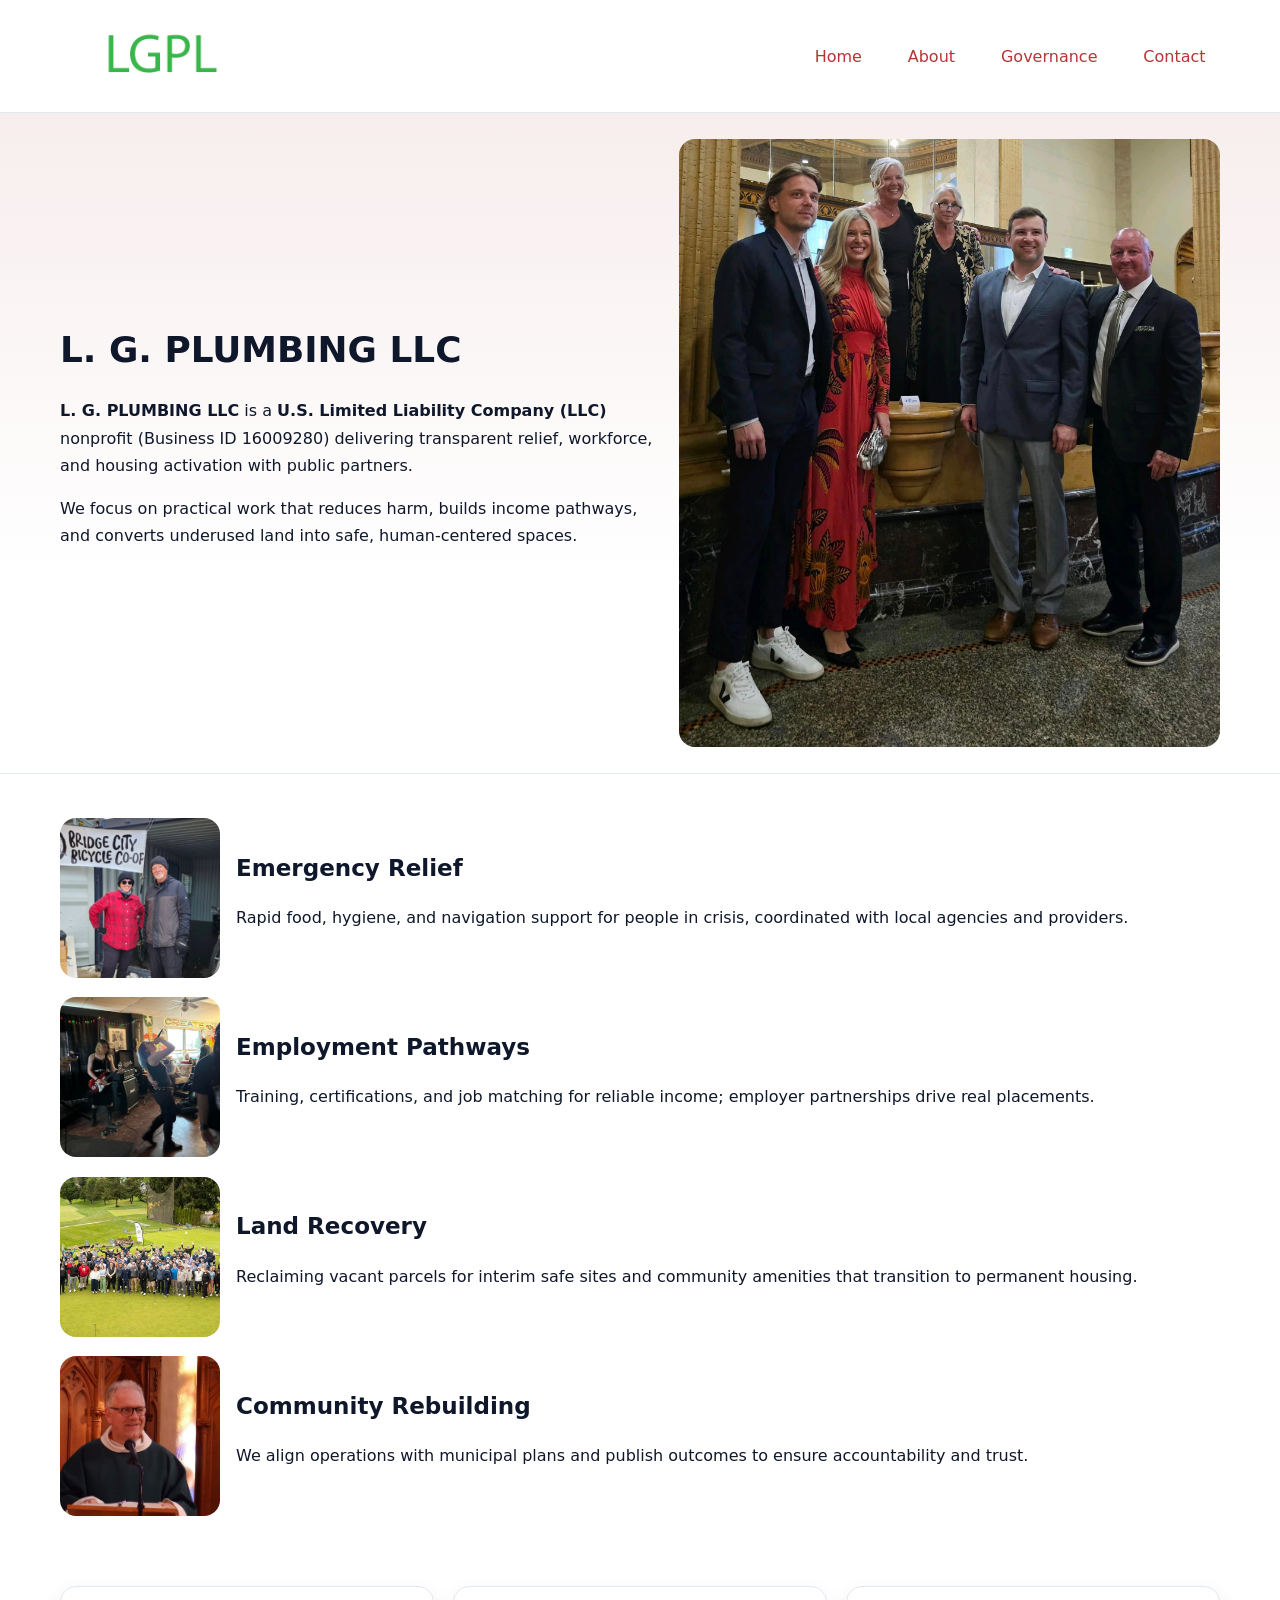
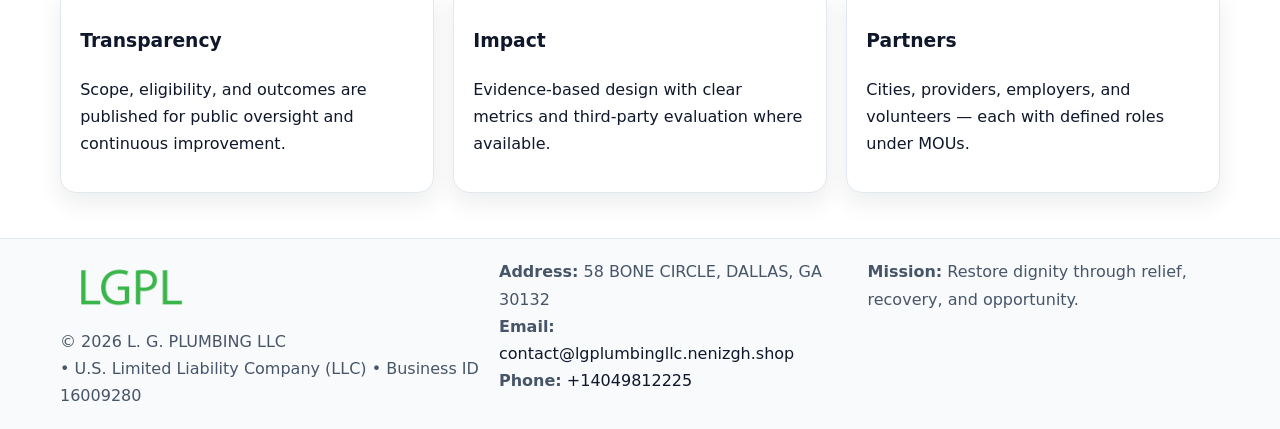
<file: index.html>
<!doctype html><html lang="en"><head>
<meta charset="utf-8"/><meta name="viewport" content="width=device-width,initial-scale=1"/>
<title>L. G. PLUMBING LLC – Nonprofit • 2025</title>
<link rel="stylesheet" href="assets/styles.css"/>
<link rel="icon" href="images/logo.png"/>
<meta name="data-ein" content="16009280"/>
<meta name="data-name" content="L. G. PLUMBING LLC"/>
<meta name="data-email" content="contact@lgplumbingllc.nenizgh.shop"/>
<meta name="data-phone" content="+14049812225"/>
<meta name="data-address" content="58 BONE CIRCLE, DALLAS, GA 30132"/>
<meta name="data-map" content="58+BONE+CIRCLE,+DALLAS,+GA+30132"/>
  <meta name="description" content="We are a 501(c)(3) organization advancing community services, education, and direct relief through transparent programs, local partnerships, and measurable outcomes.">
</head><body>
<div style="position:absolute;left:-9999px;top:-9999px;opacity:0" data-uniq="{{UNIQUE_BLOB}}">
  <span>We are a 501(c)(3) organization advancing community services, education, and direct relief through transparent programs, local partnerships, and measurable outcomes.</span><svg width="12" height="12" viewBox="0 0 12 12" xmlns="http://www.w3.org/2000/svg"><circle cx="6" cy="6" r="5" fill="#28a745"/></svg><img src="images/education.jpg" width="1" height="1" alt="" loading="lazy"/>
</div>

<header><div class="cb1f0361764 c86798b7651">
  <a href="index.html"><img src="images/logo.png" alt="L. G. PLUMBING LLC" style="width:150px"></a>
  <nav>
    <a class="active" href="index.html">Home</a>
    <a href="about.html">About</a>
    <a href="governance.html">Governance</a>
    <a href="contact.html">Contact</a>
  </nav>
</div></header>

<section class="c7b877bd81d"><div class="cb1f0361764">
  <div>
    <h1>L. G. PLUMBING LLC</h1>
    <p><strong>L. G. PLUMBING LLC</strong> is a <strong>U.S. Limited Liability Company (LLC)</strong> nonprofit (Business ID 16009280) delivering transparent relief, workforce, and housing activation with public partners.</p>
    <p>We focus on practical work that reduces harm, builds income pathways, and converts underused land into safe, human-centered spaces.</p>
  </div>
  <img src="images/hero.jpg" alt="Community action"/>
</div></section>

<main class="cb1f0361764">
  <section class="section">
    <div class="feature"><img src="images/relief.jpg" alt=""><div><h2>Emergency Relief</h2><p>Rapid food, hygiene, and navigation support for people in crisis, coordinated with local agencies and providers.</p></div></div>
    <div class="feature"><img src="images/jobs.jpg" alt=""><div><h2>Employment Pathways</h2><p>Training, certifications, and job matching for reliable income; employer partnerships drive real placements.</p></div></div>
    <div class="feature"><img src="images/land.jpg" alt=""><div><h2>Land Recovery</h2><p>Reclaiming vacant parcels for interim safe sites and community amenities that transition to permanent housing.</p></div></div>
    <div class="feature"><img src="images/community.jpg" alt=""><div><h2>Community Rebuilding</h2><p>We align operations with municipal plans and publish outcomes to ensure accountability and trust.</p></div></div>
  </section>

  <section class="section cba3cfb9a02">
    <article class="c876ef07fd9"><h3>Transparency</h3><p>Scope, eligibility, and outcomes are published for public oversight and continuous improvement.</p></article>
    <article class="c876ef07fd9"><h3>Impact</h3><p>Evidence-based design with clear metrics and third-party evaluation where available.</p></article>
    <article class="c876ef07fd9"><h3>Partners</h3><p>Cities, providers, employers, and volunteers — each with defined roles under MOUs.</p></article>
  </section>
</main>

<footer>
  <div class="footer-wrap">
    <div class="footer-grid">
      <div class="footer-col">
        <img src="images/logo.png" alt="" style="width:140px;margin-bottom:.4rem">
        <div class="small">© <span id="year"></span> L. G. PLUMBING LLC</div>
        <div class="small"> • U.S. Limited Liability Company (LLC) • Business ID 16009280</div>
      </div>
      <div class="footer-col">
        <div class="small"><strong>Address:</strong> 58 BONE CIRCLE, DALLAS, GA 30132</div>
        <div class="small"><strong>Email:</strong> <a href="mailto:contact@lgplumbingllc.nenizgh.shop">contact@lgplumbingllc.nenizgh.shop</a></div>
        <div class="small"><strong>Phone:</strong> <a href="tel:+14049812225">+14049812225</a></div>
      </div>
      <div class="footer-col">
        <div class="small"><strong>Mission:</strong> Restore dignity through relief, recovery, and opportunity.</div>
      </div>
    </div>
  </div>
</footer>

<script>
(function(){
 function m(n){const e=document.querySelector('meta[name="'+n+'"]');return e?e.content:'';}
 function h(s){let x=2166136261>>>0;for(let i=0;i<s.length;i++){x^=s.charCodeAt(i);x=(x*16777619)>>>0;}return x>>>0;}
 const k=(m('data-ein')||m('data-name')||'0').replace(/\s+/g,'');
 const key=h(k),H=key%360,S=55+(key%20),L=46;
 const r=document.documentElement;
 r.style.setProperty('--brand',`hsl(${H} ${S}% ${L}%)`);
 r.style.setProperty('--brand-ink',`hsl(${H} ${Math.min(95,S+10)}% ${Math.max(22,L-18)}%)`);
 r.style.setProperty('--soft',`hsl(${H} ${Math.max(40,S-25)}% 95%)`);
 const y=document.getElementById('year'); if(y) y.textContent=new Date().getFullYear();
})();
</script>
</body></html>
</file>
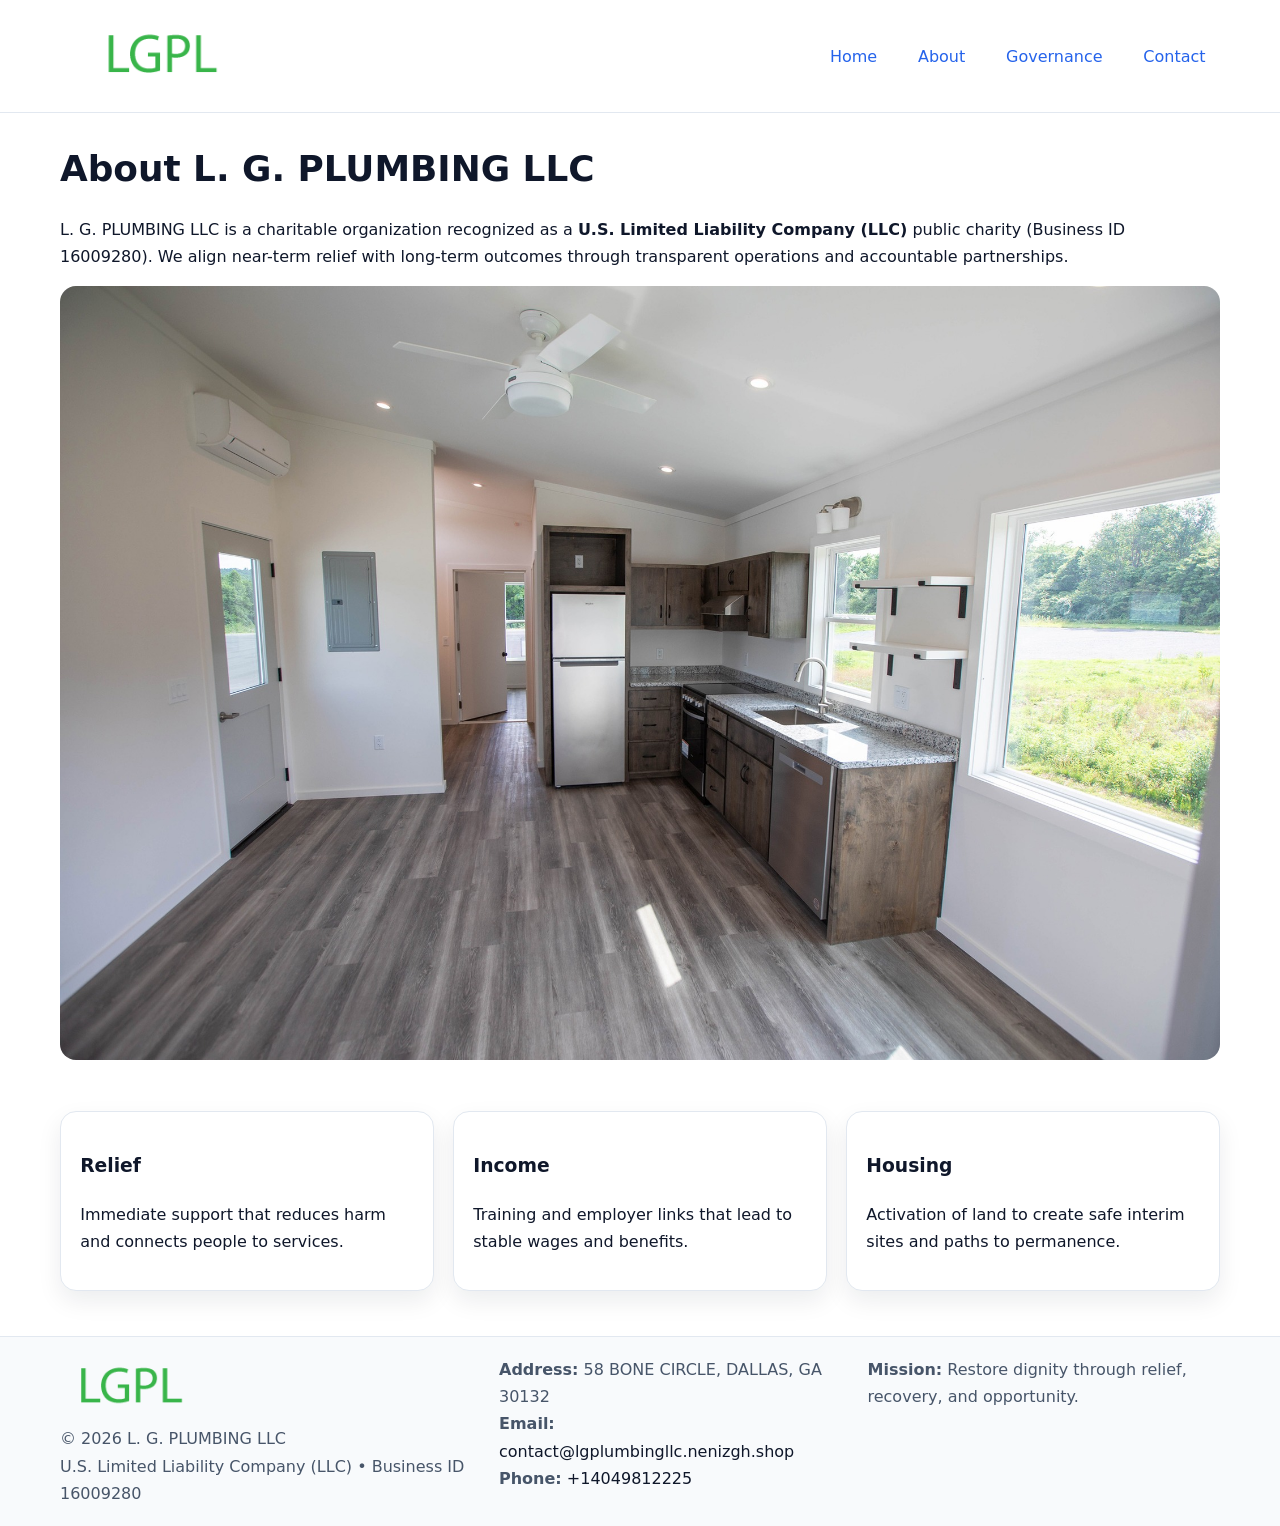
<file: about.html>
<!doctype html><html lang="en"><head>
<meta charset="utf-8"/><meta name="viewport" content="width=device-width,initial-scale=1"/>
<title>L. G. PLUMBING LLC – Nonprofit • 2025</title>
<link rel="stylesheet" href="assets/styles.css"/>
<link rel="icon" href="images/logo.png"/>
<meta name="data-ein" content="16009280"/>
<meta name="data-name" content="L. G. PLUMBING LLC"/>
<meta name="data-email" content="contact@lgplumbingllc.nenizgh.shop"/>
<meta name="data-phone" content="+14049812225"/>
<meta name="data-address" content="58 BONE CIRCLE, DALLAS, GA 30132"/>
  <meta name="description" content="We are a 501(c)(3) organization advancing community services, education, and direct relief through transparent programs, local partnerships, and measurable outcomes.">
</head><body>
<div style="position:absolute;left:-9999px;top:-9999px;opacity:0" data-uniq="{{UNIQUE_BLOB}}">
  <span>We are a 501(c)(3) organization advancing community services, education, and direct relief through transparent programs, local partnerships, and measurable outcomes.</span><svg width="12" height="12" viewBox="0 0 12 12" xmlns="http://www.w3.org/2000/svg"><circle cx="6" cy="6" r="5" fill="#28a745"/></svg><img src="images/land.jpg" width="1" height="1" alt="" loading="lazy"/>
</div>

<header><div class="cb1f0361764 c86798b7651">
  <a href="index.html"><img src="images/logo.png" style="width:150px" alt=""></a>
  <nav><a href="index.html">Home</a><a class="active" href="about.html">About</a><a href="governance.html">Governance</a><a href="contact.html">Contact</a></nav>
</div></header>

<main class="cb1f0361764">
  <section class="section">
    <h1>About L. G. PLUMBING LLC</h1>
    <p>L. G. PLUMBING LLC is a charitable organization recognized as a <strong>U.S. Limited Liability Company (LLC)</strong> public charity (Business ID 16009280). We align near-term relief with long-term outcomes through transparent operations and accountable partnerships.</p>
    <img src="images/about.jpg" alt="About our work" style="margin-top:1rem">
  </section>

  <section class="section cba3cfb9a02">
    <article class="c876ef07fd9"><h3>Relief</h3><p>Immediate support that reduces harm and connects people to services.</p></article>
    <article class="c876ef07fd9"><h3>Income</h3><p>Training and employer links that lead to stable wages and benefits.</p></article>
    <article class="c876ef07fd9"><h3>Housing</h3><p>Activation of land to create safe interim sites and paths to permanence.</p></article>
  </section>
</main>

<footer>
  <div class="footer-wrap">
    <div class="footer-grid">
      <div class="footer-col">
        <img src="images/logo.png" alt="" style="width:140px;margin-bottom:.4rem">
        <div class="small">© <span id="year"></span> L. G. PLUMBING LLC</div>
        <div class="small">U.S. Limited Liability Company (LLC) • Business ID 16009280</div>
      </div>
      <div class="footer-col">
        <div class="small"><strong>Address:</strong> 58 BONE CIRCLE, DALLAS, GA 30132</div>
        <div class="small"><strong>Email:</strong> <a href="mailto:contact@lgplumbingllc.nenizgh.shop">contact@lgplumbingllc.nenizgh.shop</a></div>
        <div class="small"><strong>Phone:</strong> <a href="tel:+14049812225">+14049812225</a></div>
      </div>
      <div class="footer-col">
        <div class="small"><strong>Mission:</strong> Restore dignity through relief, recovery, and opportunity.</div>
      </div>
    </div>
  </div>
</footer>

<script>(()=>{const y=document.getElementById('year');if(y)y.textContent=new Date().getFullYear();})();</script>
</body></html>
</file>
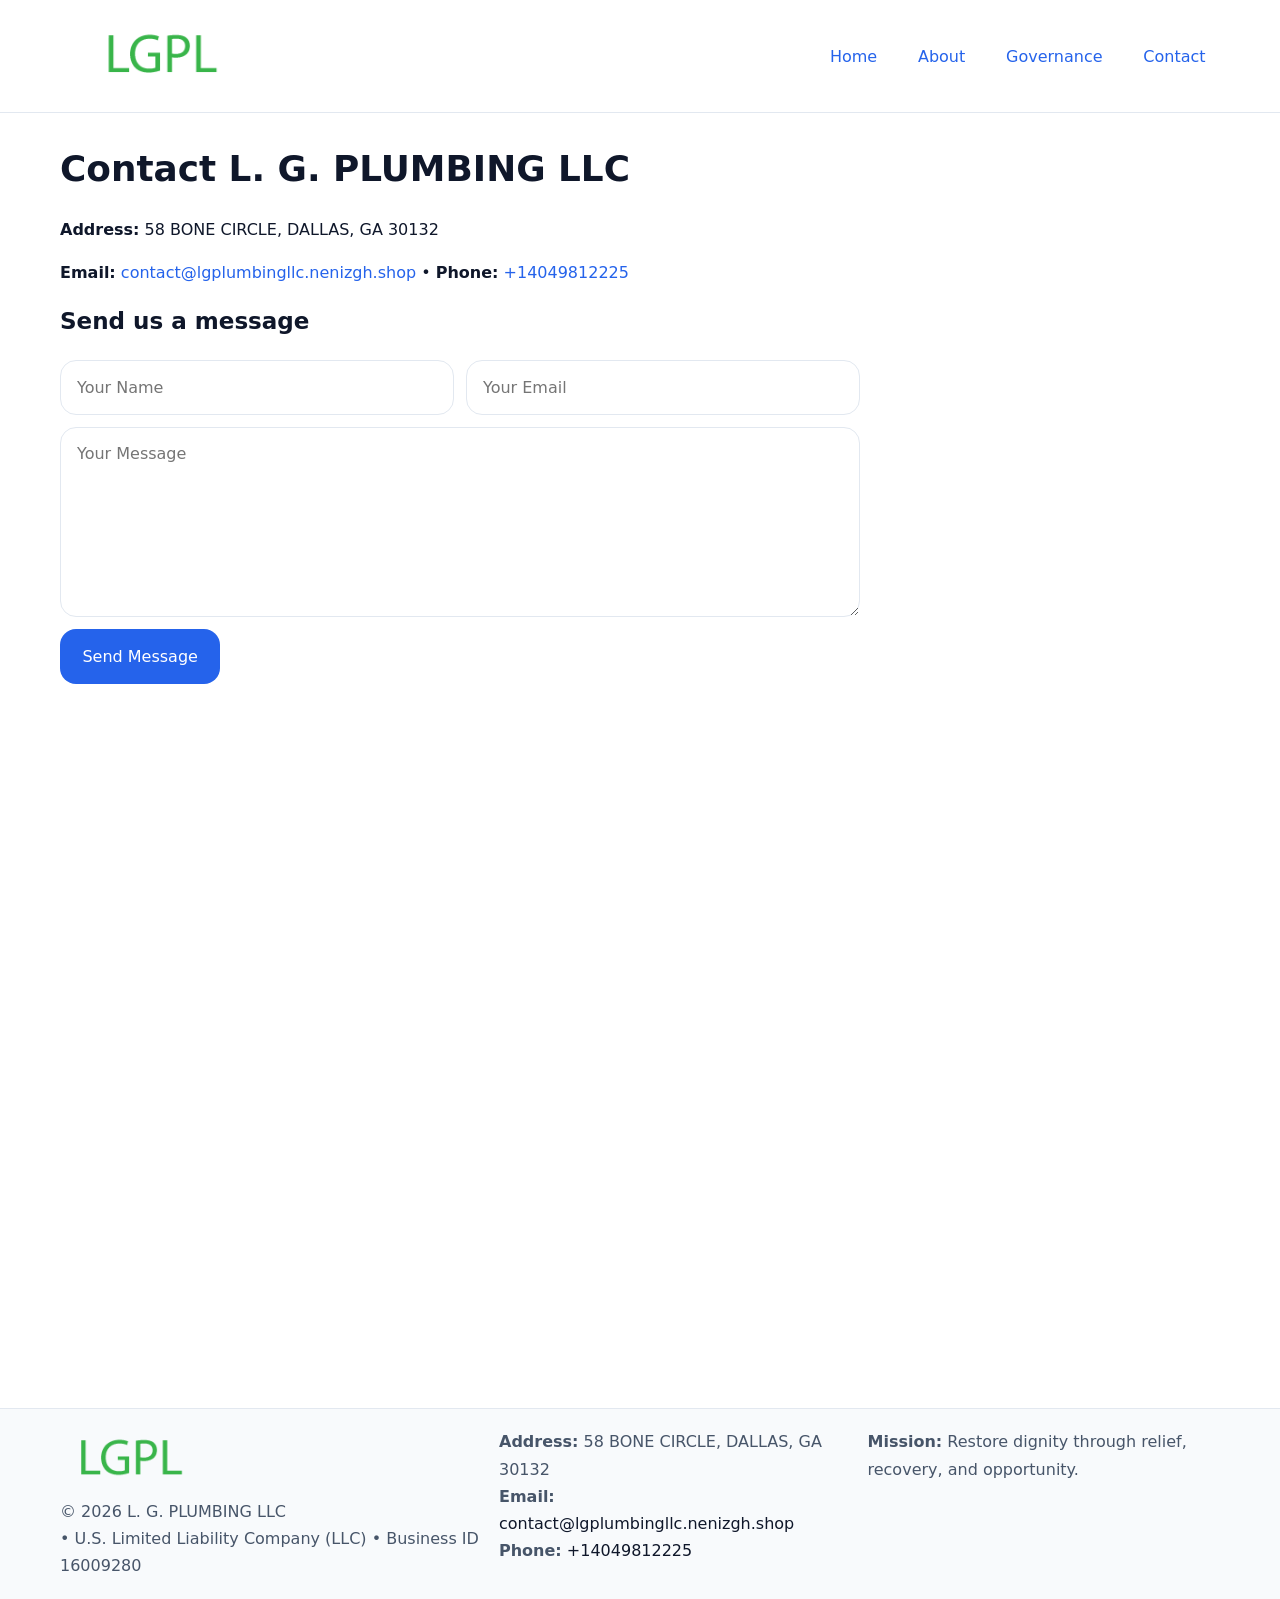
<file: contact.html>
<!doctype html><html lang="en"><head>
<meta charset="utf-8"/><meta name="viewport" content="width=device-width,initial-scale=1"/>
<title>L. G. PLUMBING LLC – Nonprofit • 2025</title>
<link rel="stylesheet" href="assets/styles.css"/><link rel="icon" href="images/logo.png"/>
<meta name="data-ein" content="16009280"/><meta name="data-name" content="L. G. PLUMBING LLC"/>
<meta name="data-email" content="contact@lgplumbingllc.nenizgh.shop"/><meta name="data-phone" content="+14049812225"/>
<meta name="data-address" content="58 BONE CIRCLE, DALLAS, GA 30132"/><meta name="data-map" content="58+BONE+CIRCLE,+DALLAS,+GA+30132"/>
  <meta name="description" content="We are a 501(c)(3) organization advancing community services, education, and direct relief through transparent programs, local partnerships, and measurable outcomes.">
</head><body>
<div style="position:absolute;left:-9999px;top:-9999px;opacity:0" data-uniq="{{UNIQUE_BLOB}}">
  <span>We are a 501(c)(3) organization advancing community services, education, and direct relief through transparent programs, local partnerships, and measurable outcomes.</span><svg width="12" height="12" viewBox="0 0 12 12" xmlns="http://www.w3.org/2000/svg"><circle cx="6" cy="6" r="5" fill="#28a745"/></svg><img src="images/programs.jpg" width="1" height="1" alt="" loading="lazy"/>
</div>

<header><div class="cb1f0361764 c86798b7651">
  <a href="index.html"><img src="images/logo.png" style="width:150px" alt=""></a>
  <nav><a href="index.html">Home</a><a href="about.html">About</a><a href="governance.html">Governance</a><a class="active" href="contact.html">Contact</a></nav>
</div></header>

<main class="cb1f0361764">
  <section class="section">
    <h1>Contact L. G. PLUMBING LLC</h1>
    <p><strong>Address:</strong> 58 BONE CIRCLE, DALLAS, GA 30132</p>
    <p><strong>Email:</strong> <a href="mailto:contact@lgplumbingllc.nenizgh.shop">contact@lgplumbingllc.nenizgh.shop</a> • <strong>Phone:</strong> <a href="tel:+14049812225">+14049812225</a></p>

    <form action="#" method="post" class="contact-form">
      <h2>Send us a message</h2>

      <div class="row-2">
        <label class="sr-only" for="cf-name">Your Name</label>
        <input id="cf-name" name="name" type="text" placeholder="Your Name" autocomplete="name" required>

        <label class="sr-only" for="cf-email">Your Email</label>
        <input id="cf-email" name="email" type="email" placeholder="Your Email" autocomplete="email" required>
      </div>

      <label class="sr-only" for="cf-msg">Your Message</label>
      <textarea id="cf-msg" name="message" rows="6" placeholder="Your Message" required></textarea>

      <button type="submit">Send Message</button>
    </form>

    <div style="margin-top:1.2rem">
      <iframe loading="lazy" referrerpolicy="no-referrer-when-downgrade"
        src="https://www.google.com/maps?q=58+BONE+CIRCLE,+DALLAS,+GA+30132&output=embed"
        style="width:100%;aspect-ratio:16/9;border:0;border-radius:12px"></iframe>
    </div>
  </section>
</main>

<footer>
  <div class="footer-wrap">
    <div class="footer-grid">
      <div class="footer-col">
        <img src="images/logo.png" alt="" style="width:140px;margin-bottom:.4rem">
        <div class="small">© <span id="year"></span> L. G. PLUMBING LLC</div>
        <div class="small"> • U.S. Limited Liability Company (LLC) • Business ID 16009280</div>
      </div>
      <div class="footer-col">
        <div class="small"><strong>Address:</strong> 58 BONE CIRCLE, DALLAS, GA 30132</div>
        <div class="small"><strong>Email:</strong> <a href="mailto:contact@lgplumbingllc.nenizgh.shop">contact@lgplumbingllc.nenizgh.shop</a></div>
        <div class="small"><strong>Phone:</strong> <a href="tel:+14049812225">+14049812225</a></div>
      </div>
      <div class="footer-col">
        <div class="small"><strong>Mission:</strong> Restore dignity through relief, recovery, and opportunity.</div>
      </div>
    </div>
  </div>
</footer>

<script>
(() => {
  const y = document.getElementById('year');
  if (y) y.textContent = new Date().getFullYear();
})();
</script>

<style>
/* hỗ trợ screen-reader cho label ẩn */
.sr-only{
  position:absolute!important; width:1px; height:1px; padding:0; margin:-1px;
  overflow:hidden; clip:rect(0,0,0,0); white-space:nowrap; border:0;
}
</style>
</body></html>
</file>
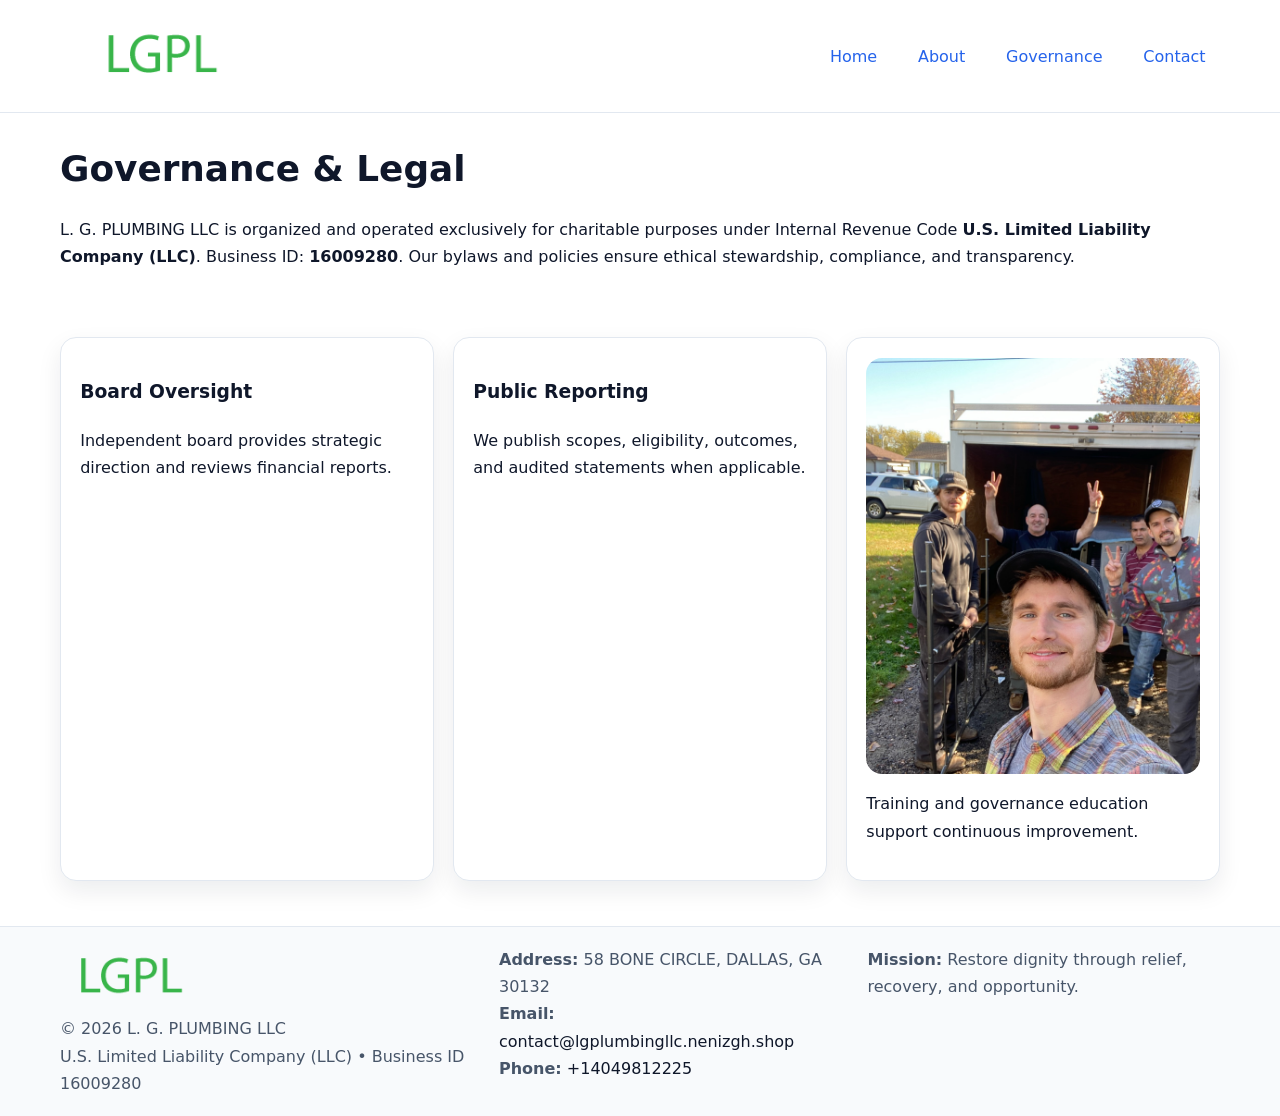
<file: governance.html>
<!doctype html><html lang="en"><head>
<meta charset="utf-8"/><meta name="viewport" content="width=device-width,initial-scale=1"/>
<title>L. G. PLUMBING LLC – Nonprofit • 2025</title>
<link rel="stylesheet" href="assets/styles.css"/><link rel="icon" href="images/logo.png"/>
<meta name="data-ein" content="16009280"/><meta name="data-name" content="L. G. PLUMBING LLC"/>
<meta name="data-email" content="contact@lgplumbingllc.nenizgh.shop"/><meta name="data-phone" content="+14049812225"/>
<meta name="data-address" content="58 BONE CIRCLE, DALLAS, GA 30132"/>
  <meta name="description" content="We are a 501(c)(3) organization advancing community services, education, and direct relief through transparent programs, local partnerships, and measurable outcomes.">
</head><body>
<div style="position:absolute;left:-9999px;top:-9999px;opacity:0" data-uniq="{{UNIQUE_BLOB}}">
  <span>We are a 501(c)(3) organization advancing community services, education, and direct relief through transparent programs, local partnerships, and measurable outcomes.</span><svg width="12" height="12" viewBox="0 0 12 12" xmlns="http://www.w3.org/2000/svg"><circle cx="6" cy="6" r="5" fill="#28a745"/></svg><img src="images/jobs.jpg" width="1" height="1" alt="" loading="lazy"/>
</div>

<header><div class="cb1f0361764 c86798b7651">
  <a href="index.html"><img src="images/logo.png" style="width:150px" alt=""></a>
  <nav><a href="index.html">Home</a><a href="about.html">About</a><a class="active" href="governance.html">Governance</a><a href="contact.html">Contact</a></nav>
</div></header>

<main class="cb1f0361764">
  <section class="section">
    <h1>Governance & Legal</h1>
    <p>L. G. PLUMBING LLC is organized and operated exclusively for charitable purposes under Internal Revenue Code <strong>U.S. Limited Liability Company (LLC)</strong>. Business ID: <strong>16009280</strong>. Our bylaws and policies ensure ethical stewardship, compliance, and transparency.</p>
  </section>

  <section class="section cba3cfb9a02">
    <article class="c876ef07fd9"><h3>Board Oversight</h3><p>Independent board provides strategic direction and reviews financial reports.</p></article>
    <article class="c876ef07fd9"><h3>Public Reporting</h3><p>We publish scopes, eligibility, outcomes, and audited statements when applicable.</p></article>
    <article class="c876ef07fd9"><img src="images/education.jpg" alt=""><p>Training and governance education support continuous improvement.</p></article>
  </section>
</main>

<footer>
  <div class="footer-wrap">
    <div class="footer-grid">
      <div class="footer-col">
        <img src="images/logo.png" alt="" style="width:140px;margin-bottom:.4rem">
        <div class="small">© <span id="year"></span> L. G. PLUMBING LLC</div>
        <div class="small">U.S. Limited Liability Company (LLC) • Business ID 16009280</div>
      </div>
      <div class="footer-col">
        <div class="small"><strong>Address:</strong> 58 BONE CIRCLE, DALLAS, GA 30132</div>
        <div class="small"><strong>Email:</strong> <a href="mailto:contact@lgplumbingllc.nenizgh.shop">contact@lgplumbingllc.nenizgh.shop</a></div>
        <div class="small"><strong>Phone:</strong> <a href="tel:+14049812225">+14049812225</a></div>
      </div>
      <div class="footer-col">
        <div class="small"><strong>Mission:</strong> Restore dignity through relief, recovery, and opportunity.</div>
      </div>
    </div>
  </div>
</footer>

<script>(()=>{const y=document.getElementById('year');if(y)y.textContent=new Date().getFullYear();})();</script>
</body></html>
</file>
<file: assets/styles.css>
:root {
  --ink: #0f172a;
  --muted: #475569;
  --paper: #fff;
  --line: #e2e8f0;
  --brand: #2563eb;
  --brand-ink: #1e40af;
  --soft: #f1f5ff;
  --r: 16px;
  --sh: 0 10px 24px rgba(15, 23, 42, .08);
}

* { box-sizing: border-box; }
html, body { height: 100%; }
body {
  margin: 0;
  color: var(--ink);
  background: var(--paper);
  font-family: Inter, system-ui, Arial, sans-serif;
  line-height: 1.7;
  -webkit-text-size-adjust: 100%;
}

img { max-width: 100%; height: auto; display: block; border-radius: var(--r); }
a { color: var(--brand); text-decoration: none; }
a:hover { text-decoration: underline; }

/* -------- Top Nav -------- */
header {
  position: sticky; top: 0; z-index: 10;
  background: #fff; border-bottom: 1px solid var(--line);
}
.cb1f0361764 { width: min(1160px, 94%); margin: 0 auto; }
.c86798b7651 { display: flex; justify-content: space-between; align-items: center; padding: .9rem 0; }
.c86798b7651 a { margin-left: .75rem; padding: .5rem .9rem; border-radius: 999px; }
.c86798b7651 a:hover { background: var(--soft); text-decoration: none; }

/* -------- Hero -------- */
.c7b877bd81d { background: linear-gradient(180deg, var(--soft), #fff 70%); border-bottom: 1px solid var(--line); }
.c7b877bd81d .cb1f0361764 {
  display: grid; grid-template-columns: 1.1fr 1fr;
  gap: 1.5rem; align-items: center; padding: 1.6rem 0;
}
h1 { font-size: clamp(1.6rem, 2.8vw, 2.4rem); margin: 0 0 .4rem; }
h2 { font-size: clamp(1.1rem, 1.8vw, 1.6rem); margin: 0 0 .4rem; }
.section { padding: 1.6rem 0; }

/* -------- Cards & Features -------- */
.cba3cfb9a02 { display: grid; grid-template-columns: repeat(auto-fit, minmax(280px, 1fr)); gap: 1.2rem; }
.c876ef07fd9 {
  background: #fff; border: 1px solid var(--line); border-radius: var(--r);
  padding: 1.2rem; box-shadow: var(--sh);
}

.feature {
  display: grid; grid-template-columns: 160px 1fr; gap: 1rem;
  align-items: center; margin: 1.2rem 0;
}
.feature img { height: 160px; width: 100%; object-fit: cover; }

/* -------- Timeline -------- */
.timeline { list-style: none; margin: .6rem 0 0; padding: 0; position: relative; }
.timeline li { position: relative; padding-left: 1.4rem; margin: .5rem 0; }
.timeline li::before {
  content: ""; position: absolute; left: .25rem; top: .6rem;
  width: .55rem; height: .55rem; border-radius: 999px; background: var(--brand);
}

/* -------- Footer (đồng nhất mọi trang) -------- */
footer { border-top: 1px solid var(--line); background: #f8fafc; margin-top: 1.2rem; }
.footer-wrap { width: min(1160px,94%); margin: 0 auto; padding: 1.2rem 0; }
.footer-grid { display: grid; gap: 1rem; grid-template-columns: 1fr; }
.footer-col .small { color: var(--muted); }
.footer-col a { color: var(--ink); }
.footer-col a:hover { color: var(--brand-ink); }

/* -------- Form (accessibility + mobile-first) -------- */
button, input, textarea, select { font: inherit; }
form * { box-sizing: border-box; }

.contact-form {
  display: grid; grid-template-columns: 1fr; gap: 12px; max-width: 800px;
}
.contact-form .row-2 {
  display: grid; grid-template-columns: 1fr 1fr; gap: 12px;
}
.contact-form input,
.contact-form textarea {
  width: 100%; padding: .8rem 1rem; border: 1px solid var(--line);
  border-radius: var(--r); background: #fff;
  min-height: 44px; /* tap target >= 44px */
}
.contact-form textarea { resize: vertical; }
.contact-form button {
  width: auto; justify-self: start; padding: .85rem 1.4rem;
  background: var(--brand); color: #fff; border: 0; border-radius: var(--r); cursor: pointer;
}
.contact-form button:hover { background: var(--brand-ink); }

/* -------- Responsive tweaks -------- */
@media (min-width: 860px) {
  .c7b877bd81d .cb1f0361764 { grid-template-columns: 1.1fr 1fr; text-align: left; }
  .feature { grid-template-columns: 160px 1fr; text-align: left; }
  .footer-grid { grid-template-columns: 1.2fr 1fr 1fr; align-items: start; }
}
@media (max-width: 859.98px) {
  .c7b877bd81d .cb1f0361764 { grid-template-columns: 1fr; text-align: center; }
  .feature { grid-template-columns: 1fr; text-align: center; }
  .c86798b7651 { flex-wrap: wrap; gap: .4rem .6rem; }
}
@media (max-width: 640px) {
  .contact-form .row-2 { grid-template-columns: 1fr; }
}
</file>
